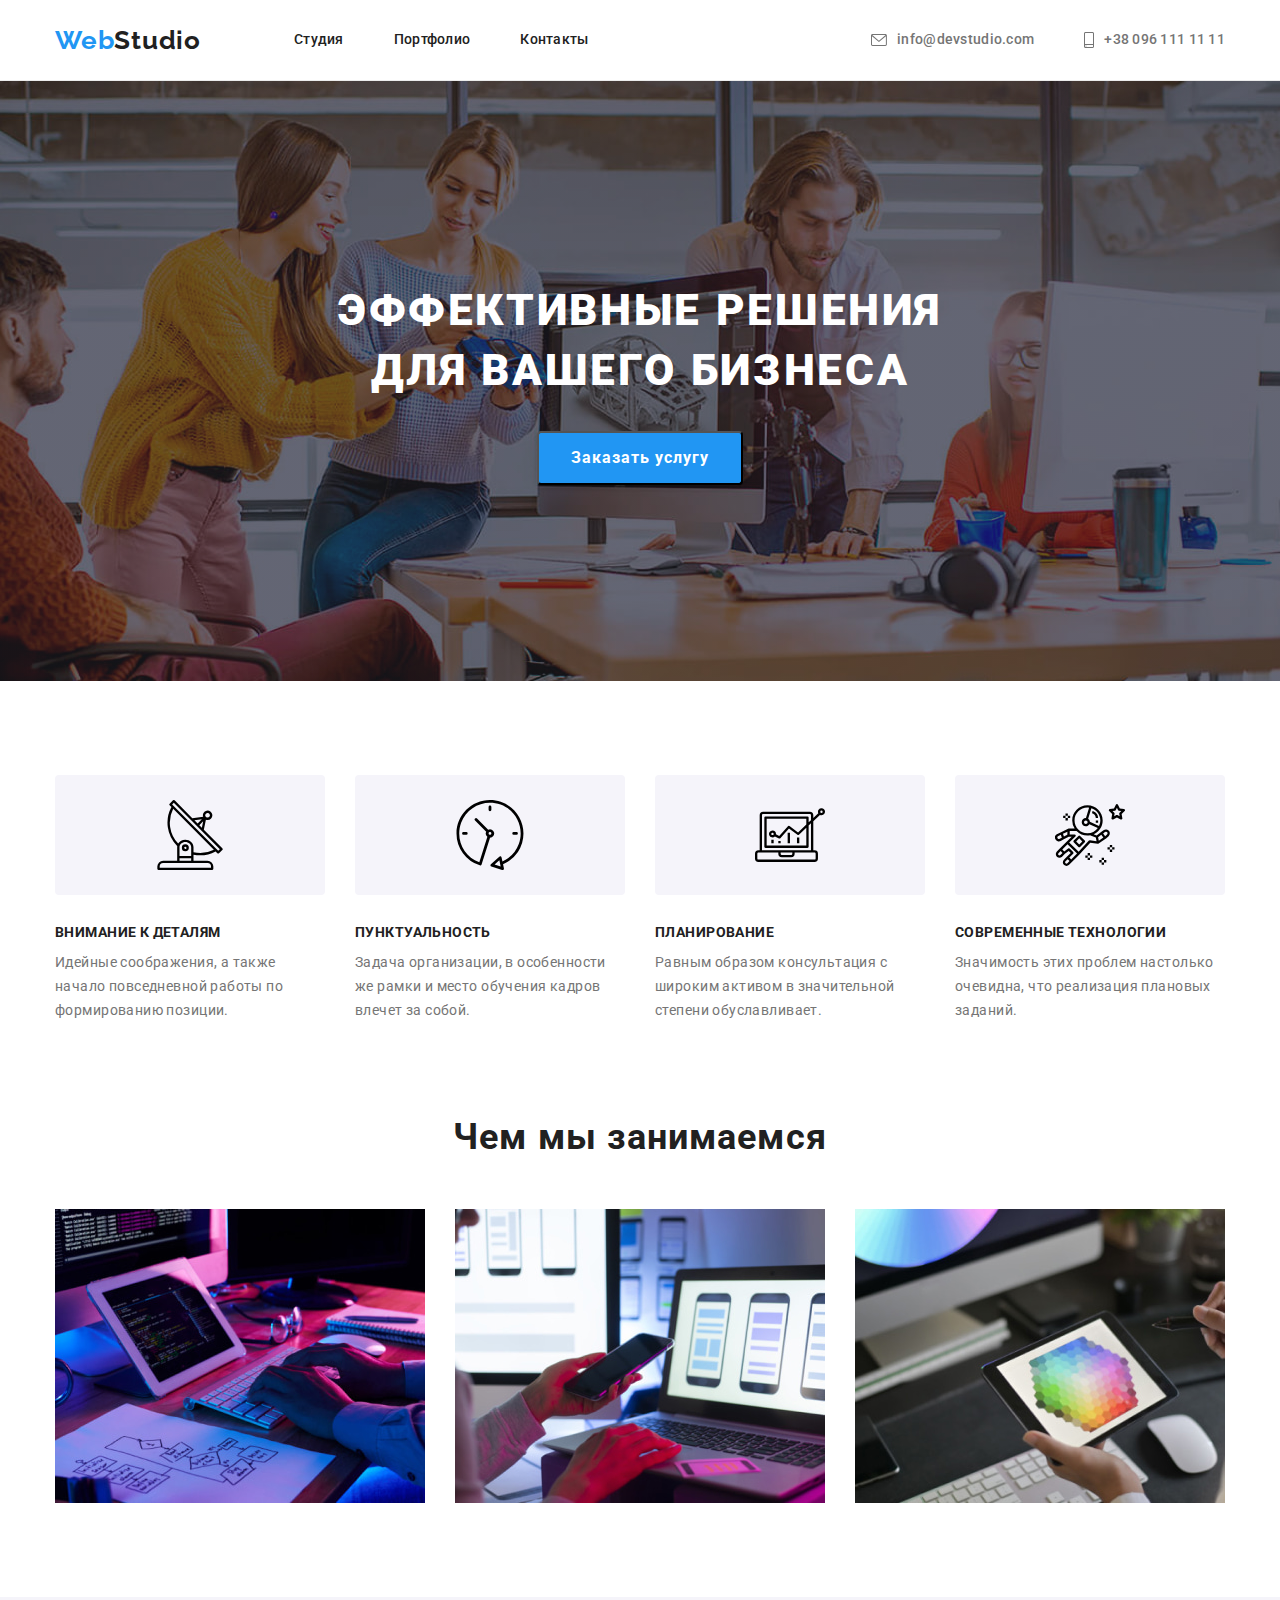
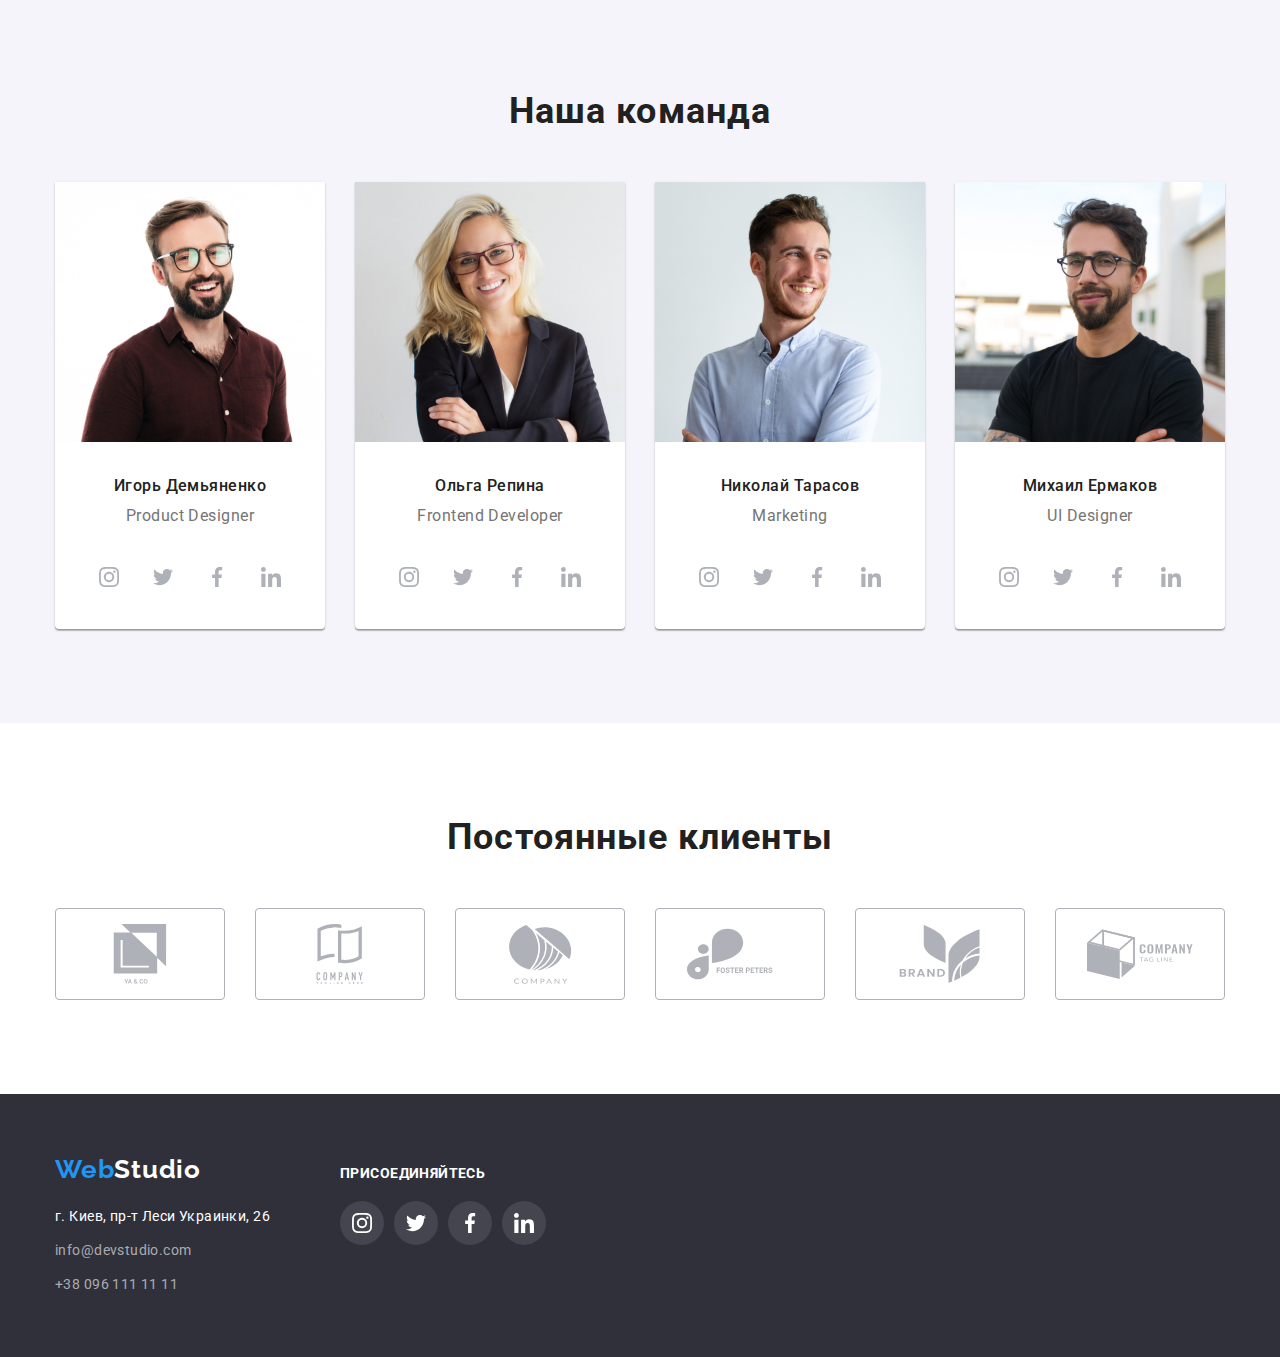
<file: index.html>
<!DOCTYPE html>
<html lang="ru">
<head>
    <meta charset="UTF-8">
    <meta http-equiv="X-UA-Compatible" content="IE=edge">
    <meta name="viewport" content="width=device-width, initial-scale=1.0">
    <title>Document</title>
    <link rel="preconnect" href="https://fonts.gstatic.com" crossorigin> 
    <link href="https://fonts.googleapis.com/css2?family=Raleway:wght@700&family=Roboto:wght@400;500;700;900&display=swap" rel="stylesheet">
    <link rel="stylesheet" href="https://cdnjs.cloudflare.com/ajax/libs/modern-normalize/1.0.0/modern-normalize.min.css"/>
    <link rel="stylesheet" href="./css/style.css" />
</head>
<body>
    <header class="header">
        <div class="container header-container">
        <a class="logo link" href="./index.html"><span class="logo-primary">Web</span>Studio</a>
        <nav class="nav">
            <ul class="nav-list list">
                <li class="nav-item">
                    <a class="nav-link link" href="./index.html">Студия</a>
                </li>
                <li class="nav-item">
                    <a class="nav-link link" href="./portfolio.html">Портфолио</a>
                </li>
                <li class="nav-item">
                    <a class="nav-link link" href="">Контакты</a>
                </li>
            </ul>
        </nav>
        <ul class="header-contact list">
            <li class="contact-container">
                <a class="contact-link link" href="mailto:info@devstudio.com">
                    <svg class="contact-icon" width="16px" height="12px">
                        <use href="./images/icons.svg#icon-Envelope"></use>
                    </svg>
                    info@devstudio.com 
                </a>
            </li>
            <li class="contact-container">
                <a class="contact-link link" href="tel:+380961111111">
                    <svg class="contact-icon" width="10px" height="16px">
                        <use href="./images/icons.svg#icon-Smartphone"></use>
                    </svg>
                    +38 096 111 11 11
                </a>
            </li>
        </ul>
        </div>
    </header>
    <main>
        <section class="hero overlay">
            <div class="container"> 
                <h1 class="hero-title">Эффективные решения <br>
                    для вашего бизнеса</h1>
                <button class="hero-btn" type="button">Заказать услугу</button>
            </div>
        </section>
        <section class="section features">
            <div class="container"> 
                <h2 class="features-title">Наши преимущества</h2>
                <ul class="features-list list">
                <li class="features-item">
                    <div class="features-icon">
                    <svg class="icon-Antenna" width="70px" height="70px">
                        <use href="./images/icons.svg#icon-Antenna"></use>
                    </svg>
                    </div>
                    <h3 class="features-subtitle">Внимание к деталям</h3>
                    <p class="features-descr">Идейные соображения, а также начало повседневной работы по формированию позиции.</p>
                </li>
                <li class="features-item">
                    <div class="features-icon">
                        <svg class="icon-Antenna" width="70px" height="70px">
                            <use href="./images/icons.svg#icon-Clock"></use>
                        </svg>
                    </div>
                    <h3 class="features-subtitle">Пунктуальность</h3>
                    <p class="features-descr">Задача организации, в особенности же рамки и место обучения кадров влечет за собой.</p>
                </li>
                <li class="features-item">
                    <div class="features-icon">
                        <svg class="icon-Antenna" width="70px" height="70px">
                            <use href="./images/icons.svg#icon-Diagram"></use>
                        </svg>
                    </div>
                    <h3 class="features-subtitle">Планирование</h3>
                    <p class="features-descr">Равным образом консультация с широким активом в значительной степени обуславливает.</p>
                </li>
                <li class="features-item">
                    <div class="features-icon">
                        <svg class="icon-Antenna" width="70px" height="70px">
                            <use href="./images/icons.svg#icon-Astronaut"></use>
                        </svg>
                    </div>
                    <h3 class="features-subtitle">Современные технологии</h3>
                    <p class="features-descr">Значимость этих проблем настолько очевидна, что реализация плановых заданий.</p>
                </li>
            </ul>
            </div>
        </section>
        <section class="section about">
            <div class="container">
            <h2 class="about-title">Чем мы занимаемся</h2>
            <ul class="about-list list">
                <li class="about-item">
                    <img class="img" src="./images/imd1.jpg" alt="программист за работой" width="370" height="294"/>
                </li>
                <li class="about-item">
                    <img class="img" src="./images/img2.jpg" alt="телефон и ноутбук" width="370" height="294"/> 
                </li>
                <li class="about-item">
                    <img class="img" src="./images/img3.jpg" alt="графический планшет" width="370" height="294" />
                </li>
            </ul>
            </div>
        </section>
        <section class="section team">
            <div class="container">
            <h2 class="team-title">Наша команда</h2>
            <ul class="team-list list">
                <li class="team-item">
                    <img class="team-foto" src="./images/img4.jpg" alt="Игорь Демьяненко" width="270" height="260"/>
                    <div class="team-details">
                        <h3 class="team-name">Игорь Демьяненко</h3>
                        <p class="team-info" lang="en">Product Designer</p>
                        <ul class="team-icon list">
                            <li class="team-link">
                                <a class="team-link-icon" href="">
                                    <svg aria-label="Instagram" class="social-icons" width="20px" height="
                                    20px">
                                        <use href="./images/icons.svg#icon-Instagram"></use>
                                    </svg>
                                </a>
                            </li>
                            <li class="team-link">
                                <a class="team-link-icon" href="">
                                    <svg aria-label="Twitter" class="social-icons" width="20px" height="
                                    20px">
                                        <use href="./images/icons.svg#icon-Twitter"></use>
                                    </svg>
                                </a>
                            </li>
                            <li class="team-link">
                                <a class="team-link-icon" href="">
                                    <svg aria-label="Facebook" class="social-icons" width="20px" height="
                                    20px">
                                        <use href="./images/icons.svg#icon-Facebook"></use>
                                    </svg>
                                </a>
                            </li>
                            <li class="team-link">
                                <a class="team-link-icon" href="">
                                    <svg aria-label="Linkedin" class="social-icons" width="20px" height="
                                    20px">
                                        <use href="./images/icons.svg#icon-Linkedin"></use>
                                    </svg>
                                </a>
                            </li>
                        </ul>
                    </div>                 
                </li>
                <li class="team-item">
                    <img class="team-foto" src="./images/img5.jpg" alt="Ольга Репина" width="270" height="260"/>
                    <div class="team-details">
                        <h3 class="team-name">Ольга Репина</h3>
                        <p class="team-info" lang="en">Frontend Developer</p>
                        <ul class="team-icon list">
                            <li class="team-link">
                                <a class="team-link-icon" href="">
                                    <svg aria-label="Instagram" class="social-icons" width="20px" height="
                                    20px">
                                        <use href="./images/icons.svg#icon-Instagram"></use>
                                    </svg>
                                </a>
                            </li>
                            <li class="team-link">
                                <a class="team-link-icon" href="">
                                    <svg aria-label="Twitter" class="social-icons" width="20px" height="
                                    20px">
                                        <use href="./images/icons.svg#icon-Twitter"></use>
                                    </svg>
                                </a>
                            </li>
                            <li class="team-link">
                                <a class="team-link-icon" href="">
                                    <svg aria-label="Facebook" class="social-icons" width="20px" height="
                                    20px">
                                        <use href="./images/icons.svg#icon-Facebook"></use>
                                    </svg>
                                </a>
                            </li>
                            <li class="team-link">
                                <a class="team-link-icon" href="">
                                    <svg aria-label="Linkedin" class="social-icons" width="20px" height="
                                    20px">
                                        <use href="./images/icons.svg#icon-Linkedin"></use>
                                    </svg>
                                </a>
                            </li>
                        </ul>
                    </div>                                    
                </li>
                <li class="team-item">
                    <img class="team-foto" src="./images/img6.jpg" alt="Николай Тарасов" width="270" height="260" />
                    <div class="team-details">
                        <h3 class="team-name">Николай Тарасов</h3>
                        <p class="team-info"lang="en">Marketing</p>
                        <ul class="team-icon list">
                            <li class="team-link">
                                <a class="team-link-icon" href="">
                                    <svg aria-label="Instagram" class="social-icons" width="20px" height="
                                    20px">
                                        <use href="./images/icons.svg#icon-Instagram"></use>
                                    </svg>
                                </a>
                            </li>
                            <li class="team-link">
                                <a class="team-link-icon" href="">
                                    <svg aria-label="Twitter" class="social-icons" width="20px" height="
                                    20px">
                                        <use href="./images/icons.svg#icon-Twitter"></use>
                                    </svg>
                                </a>
                            </li>
                            <li class="team-link">
                                <a class="team-link-icon" href="">
                                    <svg aria-label="Facebook" class="social-icons" width="20px" height="
                                    20px">
                                        <use href="./images/icons.svg#icon-Facebook"></use>
                                    </svg>
                                </a>
                            </li>
                            <li class="team-link">
                                <a class="team-link-icon" href="">
                                    <svg aria-label="Linkedin" class="social-icons" width="20px" height="
                                    20px">
                                        <use href="./images/icons.svg#icon-Linkedin"></use>
                                    </svg>
                                </a>
                            </li>
                        </ul>
                    </div>                    
                </li>
                <li class="team-item">
                    <img class="team-foto"src="./images/img7.jpg" alt="Михаил Ермаков" width="270" height="260"/>
                    <div class="team-details">
                        <h3 class="team-name">Михаил Ермаков</h3>
                        <p class="team-info" lang="en">UI Designer</p>
                        <ul class="team-icon list">
                            <li class="team-link">
                                <a class="team-link-icon" href="">
                                    <svg aria-label="Instagram" class="social-icons" width="20px" height="
                                    20px">
                                        <use href="./images/icons.svg#icon-Instagram"></use>
                                    </svg>
                                </a>
                            </li>
                            <li class="team-link">
                                <a class="team-link-icon" href="">
                                    <svg aria-label="Twitter" class="social-icons" width="20px" height="
                                    20px">
                                        <use href="./images/icons.svg#icon-Twitter"></use>
                                    </svg>
                                </a>
                            </li>
                            <li class="team-link">
                                <a class="team-link-icon" href="">
                                    <svg aria-label="Facebook" class="social-icons" width="20px" height="
                                    20px">
                                        <use href="./images/icons.svg#icon-Facebook"></use>
                                    </svg>
                                </a>
                            </li>
                            <li class="team-link">
                                <a class="team-link-icon" href="">
                                    <svg aria-label="Linkedin" class="social-icons" width="20px" height="
                                    20px">
                                        <use href="./images/icons.svg#icon-Linkedin"></use>
                                    </svg>
                                </a>
                            </li>
                        </ul>
                    </div>                 
                </li>
            </ul>
            </div>
        </section>
        <section class="clients section">
            <div class="container">
                <h2 class="clients-title">Постоянные клиенты</h2>
                <ul class="clients-list list">
                    <li class="clients-item">
                        <a class="clients-link" href="">
                            <svg class="client-icon" width="106px" height="60px">
                                <use href="./images/icons.svg#icon-Company-1"></use>
                            </svg>
                        </a>
                    </li>
                    <li class="clients-item">
                        <a class="clients-link" href="">
                            <svg class="client-icon" width="106px" height="60px">
                                <use href="./images/icons.svg#icon-Company-2"></use>
                            </svg>
                        </a>
                    </li>
                    <li class="clients-item">
                        <a class="clients-link" href="">
                            <svg class="client-icon" width="106px" height="60px">
                                <use href="./images/icons.svg#icon-Company-3"></use>
                            </svg>
                        </a>
                    </li>
                    <li class="clients-item">
                        <a class="clients-link" href="">
                            <svg class="client-icon" width="106px" height="60px">
                                <use href="./images/icons.svg#icon-Company-4"></use>
                            </svg>
                        </a>
                    </li>
                    <li class="clients-item">
                        <a class="clients-link" href="">
                            <svg class="client-icon" width="106px" height="60px">
                                <use href="./images/icons.svg#icon-Company-5"></use>
                            </svg>
                        </a>
                    </li>
                    <li class="clients-item">
                        <a class="clients-link" href="">
                            <svg class="client-icon" width="106px" height="60px">
                                <use href="./images/icons.svg#icon-Company-6"></use>
                            </svg>
                        </a>
                    </li>
                </ul>
            </div>
        </section>
    </main>
    <footer class="section footer">
        <div class="container footer-container">
        <div class="footer-wrapper">
        <a class="footer-logo link" href="./index.html">Web<span class="logo-secondary">Studio</span></a>
        <address class="address">
            <ul class="adress-list list">
                <li class="adress-item"><a class="link map" href="https://goo.gl/maps/4AAbKkRMMYhUrbmD7" target="_blank">г. Киев, пр-т Леси Украинки, 26</a></li>
                <li class="adress-item"><a class="link mail" href="mailto:info@devstudio.com">info@devstudio.com</a></li>
                <li class="adress-item"><a class="link phone" href="tel:+380961111111">+38 096 111 11 11</a></li>
            </ul>
        </div>
        </address>
        <div class="join-us-wrapper">
            <p class="join-us">присоединяйтесь</p>
            <ul class="social-media-list list">
                <li class="social-media-item">
                    <a class="social-media-link" href="">
                        <svg aria-label="Instagram" class="Instagram-link" width="20px" height="
                        20px">
                            <use href="./images/icons.svg#icon-Instagram"></use>
                        </svg>
                    </a>
                </li>
                <li class="social-media-item">
                    <a class="social-media-link" href="">
                        <svg aria-label="Twitter" class="Twitter-link" width="20px" height="
                        20px">
                            <use href="./images/icons.svg#icon-Twitter"></use>
                        </svg>
                    </a>
                </li>
                <li class="social-media-item">
                    <a class="social-media-link" href="">
                        <svg aria-label="Facebook" class="Facebook-link" width="20px" height="
                        20px">
                            <use href="./images/icons.svg#icon-Facebook"></use>
                        </svg>
                    </a>
                </li>
                <li class="social-media-item">
                    <a class="social-media-link" href="">
                        <svg aria-label="Linkedin" class="Linkedin-link" width="20px" height="
                        20px">
                            <use href="./images/icons.svg#icon-Linkedin"></use>
                        </svg>
                    </a>
                </li>
            </ul>  
        </div>               
        </div>
       </footer>
</body>
</html>
</file>
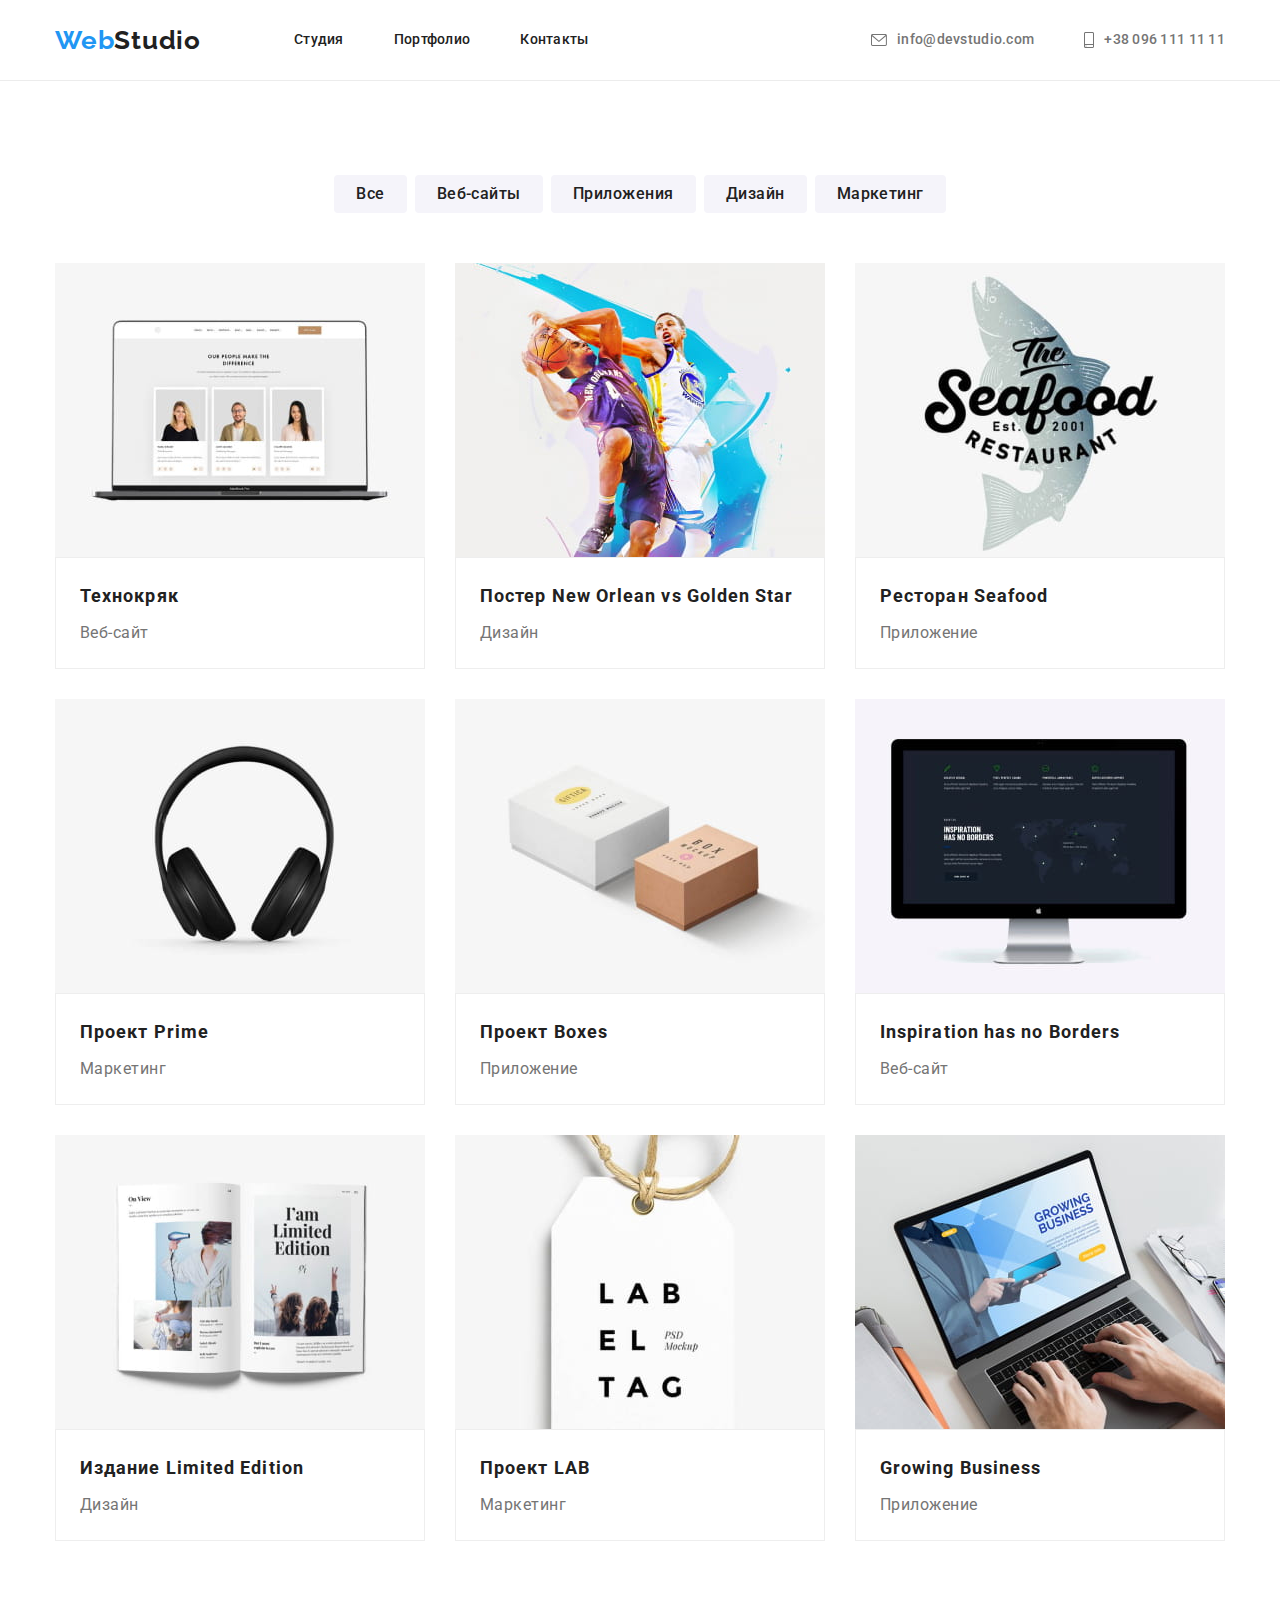
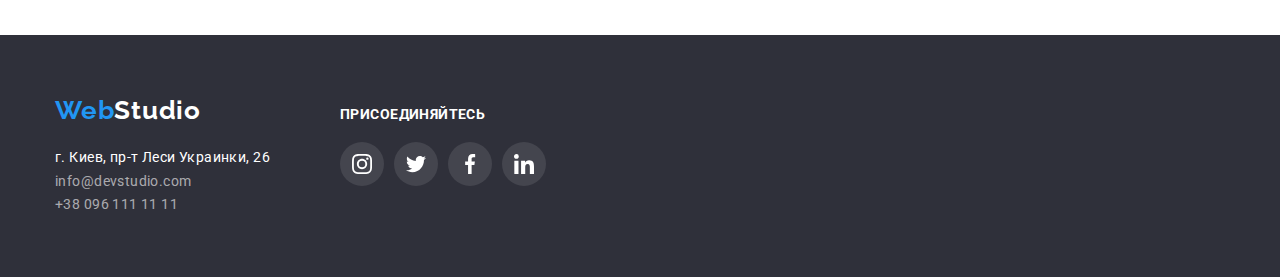
<file: portfolio.html>
<!DOCTYPE html>
<html lang="ru">
<head>
    <meta charset="UTF-8">
    <meta http-equiv="X-UA-Compatible" content="IE=edge">
    <meta name="viewport" content="width=device-width, initial-scale=1.0">
    <title>Portfolio</title>
    <link rel="preconnect" href="https://fonts.gstatic.com" crossorigin> 
    <link href="https://fonts.googleapis.com/css2?family=Raleway:wght@700&family=Roboto:wght@400;500;700;900&display=swap" rel="stylesheet">
    <link rel="stylesheet" href="https://cdnjs.cloudflare.com/ajax/libs/modern-normalize/1.0.0/modern-normalize.min.css"/>
    <link rel="stylesheet" href="./css/style.css">
</head>
<body>
    <header class="header">
        <div class="container header-container portfolio-header">
        <a class="logo link" href="./index.html"><span class="logo-primary">Web</span>Studio</a>
        <nav class="nav">
            <ul class="nav-list list">
                <li class="nav-item">
                    <a class="nav-link link" href="./index.html">Студия</a>
                </li>
                <li class="nav-item">
                    <a class="nav-link link" href="./portfolio.html">Портфолио</a>
                </li>
                <li class="nav-item">
                    <a class="nav-link link" href="">Контакты</a>
                </li>
            </ul>
        </nav>
        <ul class="header-contact list">
            <li class="contact-container">
                <a class="contact-link link" href="mailto:info@devstudio.com">
                    <svg class="contact-icon" width="16px" height="12px">
                        <use href="./images/icons.svg#icon-Envelope"></use>
                    </svg>
                    info@devstudio.com
                </a>
            </li>
            <li class="contact-container">
                <a class="contact-link link" href="tel:+380961111111">
                    <svg class="contact-icon" width="10px" height="16px">
                        <use href="./images/icons.svg#icon-Smartphone"></use>
                    </svg>
                    +38 096 111 11 11
                </a>
            </li>
        </ul>
        </div>
    </header>
    <main>
        <section class="section wrapper" >
            <div class="container">
            <h1 class="main-title">Портфолио</h1>
            <ul class="list pagination">
                <li class="paganation-item"><button class="pagination-btn" type="button">Все</button></li>
                <li class="paganation-item"><button class="pagination-btn" type="button">Веб-сайты</button></li>
                <li class="paganation-item"><button class="pagination-btn" type="button">Приложения</button></li>
                <li class="paganation-item"><button class="pagination-btn" type="button">Дизайн</button></li>
                <li class="paganation-item"><button class="pagination-btn" type="button">Маркетинг</button></li>
            </ul>
            <ul class="list project-list">
                <li class="project-item">
                    <a class="project-item-link">
                        <img class="project-img" src="./images/technok.jpg" alt="Ноутбук"  width="370" height="294"/>
                        <div class="project-details">
                            <h2 class="project-name">Технокряк</h2>
                            <p class="project-category" href="">Веб-сайт</p>
                        </div>
                    </a>                       
                </li>
                <li class="project-item">
                    <a class="project-item-link">
                        <img class="project-img" src="./images/neworlean.jpg" alt="Баскетболисты"  width="370" height="294"/>
                        <div class="project-details">
                            <h2 class="project-name">Постер New Orlean vs Golden Star</h2>
                            <p  class="project-category" href="">Дизайн</p>
                        </div>  
                    </a>                      
                </li>
                <li class="project-item">
                    <a class="project-item-link">
                        <img class="project-img" src="./images/seafood.jpg" alt="Логотип компании"  width="370" height="294"/>
                        <div class="project-details">
                            <h2 class="project-name">Ресторан Seafood</h2>
                             <p  class="project-category" href="">Приложение</p>
                        </div> 
                    </a>
                </li>
                <li class="project-item">
                    <a class="project-item-link">
                        <img class="project-img" src="./images/prime.jpg" alt="Наушники"  width="370" height="294"/>
                        <div class="project-details">
                            <h2 class="project-name">Проект Prime</h2>
                            <p class="project-category" href="">Маркетинг</p>
                        </div> 
                    </a>                      
                </li>
                <li class="project-item">
                    <a class="project-item-link">
                        <img class="project-img" src="./images/boxes.jpg" alt="Коробки"  width="370" height="294"/>
                        <div class="project-details">
                            <h2 class="project-name">Проект Boxes</h2>
                            <p class="project-category" href="">Приложение</p>
                        </div>
                    </a>                     
                </li>
                <li class="project-item">
                    <a class="project-item-link">
                        <img class="project-img" src="./images/inspiration.jpg" alt="Монитор компьютера"  width="370" height="294"/>
                        <div class="project-details">
                             <h2 class="project-name">Inspiration has no Borders</h2>
                             <p class="project-category" href="">Веб-сайт</p>     
                        </div>
                    </a>    
                </li>
                <li class="project-item">
                    <a class="project-item-link">
                        <img class="project-img" src="./images/limitededition.jpg" alt="Журнал"  width="370" height="294"/>
                        <div class="project-details">
                            <h2 class="project-name">Издание Limited Edition</h2>
                            <p class="project-category" href="">Дизайн</p>
                        </div>
                    </a>                      
                </li>
                <li class="project-item">
                    <a class="project-item-link">
                        <img class="project-img" src="./images/lab.jpg" alt="Бирка с логотипом компании"  width="370" height="294"/>
                        <div class="project-details">
                            <h2 class="project-name">Проект LAB</h2>
                            <p class="project-category" href="">Маркетинг</p>
                        </div> 
                    </a>                      
                </li>
                <li class="project-item">
                    <a class="project-item-link">
                        <img class="project-img" src="./images/growing.jpg" alt="Ноутбук"  width="370" height="294"/>
                        <div class="project-details">
                            <h2 class="project-name">Growing Business</h2>
                            <p class="project-category" href="">Приложение</p>
                        </div>
                    </a>   
                </li>
            </ul>
            </div>
        </section>
    </main>
    <footer class="section footer">
        <div class="container footer-container">
        <div class="footer-wrapper">
        <a class="footer-logo link" href="./index.html">Web<span class="logo-secondary">Studio</span></a>
        <address class="address">
            <ul class="adress-list list">
                <li><a class="link map" href="https://goo.gl/maps/4AAbKkRMMYhUrbmD7" target="_blank">г. Киев, пр-т Леси Украинки, 26</a></li>
                <li><a class="link mail" href="mailto:info@devstudio.com">info@devstudio.com</a></li>
                <li><a class="link phone" href="tel:+380961111111">+38 096 111 11 11</a></li>
            </ul>
        </div>
        </address>
        <div class="join-us-wrapper">
            <p class="join-us">присоединяйтесь</p>
            <ul class="social-media-list list">
                <li class="social-media-item">
                    <a class="social-media-link" href="">
                        <svg aria-label="Instagram" class="Instagram-link" width="20px" height="
                        20px">
                            <use href="./images/icons.svg#icon-Instagram"></use>
                        </svg>
                    </a>
                </li>
                <li class="social-media-item">
                    <a class="social-media-link" href="">
                        <svg aria-label="Twitter" class="Twitter-link" width="20px" height="
                        20px">
                            <use href="./images/icons.svg#icon-Twitter"></use>
                        </svg>
                    </a>
                </li>
                <li class="social-media-item">
                    <a class="social-media-link" href="">
                        <svg aria-label="Facebook" class="Facebook-link" width="20px" height="
                        20px">
                            <use href="./images/icons.svg#icon-Facebook"></use>
                        </svg>
                    </a>
                </li>
                <li class="social-media-item">
                    <a class="social-media-link" href="">
                        <svg aria-label="Linkedin" class="Linkedin-link" width="20px" height="
                        20px">
                            <use href="./images/icons.svg#icon-Linkedin"></use>
                        </svg>
                    </a>
                </li>
            </ul>  
        </div>               
        </div>
       </footer>
</body>
</html>
</file>
<file: css/style.css>
:root{
     --main-font: "Roboto", sans-serif;
--secondary-font: "Raleway", sans-serif;


--bg-header:#FFFFFF;
--main-txt-mode-light: #212121;
--primary-txt-mode-light: #757575;
--secondary-txt-mode-light: #2196F3;


--bg-mode-dark:#2F303A;
--bg-button: #2196F3;
--main-txt-mode-dark:#FFFFFF;
--primary-txt-mode-dark:rgba(255, 255, 255, 0.6);
--secondary-txt-mode-dark: #2196F3;

--icon-main-color:#AFB1B8;
--icon-hover-color: #FFFFFF;
--bg-icon-hover-color:#2196F3;

}

body{
   font-family: var(--main-font);
}

h1, h2, h3, p {
    margin-top: 0;
    margin-bottom: 0;
}

.header{
    background-color: var(--bg-header);
    border-bottom: 1px solid #ECECEC;
    ;
}

.container{
    width: 1200px;
    padding-left: 15px;
    padding-right: 15px;
    margin-left: auto;
    margin-right: auto;
}


.header-container{
    display: flex;
    align-items: center;
}


.list{
    padding-left: 0;
    margin-top: 0;
    margin-bottom: 0;
    list-style: none;
   
}
.logo{
    margin-right: 93px;
}

.link{
    text-decoration: none;
}
.logo,
.footer-logo{
    font-family: var(--secondary-font);
    font-weight: 700;
    font-size: 26px;
    line-height: 1.19;
    /* identical to box height */
    letter-spacing: 0.03em;

    color: var(--main-txt-mode-light);
    
}
.logo-primary{
    color: var(--secondary-txt-mode-light);

}
.nav-list{
    display: flex;
    align-items: center;
}

.nav-item{
    margin-right: 50px;
}

.nav-item:last-child{
    margin-right: 0;
}

.nav-link,
.contact-link{
    display: block;
    padding: 32px 0;
    font-weight: 500;
    font-size: 14px;
    line-height: 1.14;
    letter-spacing: 0.02em;
    color: var(--main-txt-mode-light);    
}

.header-contact{
    display: flex;
    align-items: center;
    margin-left: auto;
}

.contact-container{
    margin-right: 50px;
}

.contact-container:last-child{
    margin-right: 0;
}

.contact-link{
    display: flex;
    align-items: center;
    color: var(--primary-txt-mode-light);
}

.contact-link:hover,
.clients-link:focus{
    color: var(--bg-icon-hover-color);
}

.contact-icon{
    fill: currentColor;
    margin-right: 10px;

}


.nav-link:hover,
.nav-link:focus,
.contact-link:hover,
.contact-link:focus{
    color: var(--secondary-txt-mode-light);
}

.hero{
    background-color: var(--bg-mode-dark);
    padding-bottom: 200px;
    padding-top: 200px;
}

.overlay{
    height: 600px;
    max-width: 1600px;
    margin-left: auto;
    margin-right: auto;
    background-image: linear-gradient(to right, rgba(47, 48, 58, 0.4), rgba(47, 48, 58, 0.4)), url('../images/hero-bg.jpg');
    background-size: cover;
    background-position: center;
    background-repeat: no-repeat;
}

.hero-title{
    margin-right: auto;
    margin-left: auto;
    margin-bottom: 30px;
    
    font-weight: 900;
    font-size: 44px;
    line-height: 1.36;
    text-align: center;
    letter-spacing: 0.06em;
    text-transform: uppercase;
    color: var(--main-txt-mode-dark);
}

.hero-btn{
    display: block;
    margin-right: auto;
    margin-left: auto;
    padding-top: 10px;
    padding-left: 32px;
    padding-right: 32px;
    padding-bottom: 10px;
    

    font-family: inherit;
    font-weight: 700;
    font-size: 16px;
    line-height: 1.87;
    align-items: center;
    text-align: center;
    letter-spacing: 0.06em;

    color: var(--main-txt-mode-dark);
    background-color: var(--bg-button);
    box-shadow: 0px 4px 4px rgba(0, 0, 0, 0.15);
    border-radius: 4px;

    cursor: pointer;
}

.hero-btn:hover,
.hero-btn:focus{
    color: var(--main-txt-mode-dark);
    background-color: var(--bg-button);
} 

.section{
    padding: 94px 0;
}

.contact-icon-Envelope{
    display: inline-flex;
    align-items: center;
    content: "";
    width: 16px;
    height: 12px;
    margin-right: 10px;
    

}


.features-list{
    display: flex;
    justify-content: space-between;
}

.features-title,
.main-title{
    position: absolute;
    width: 1px;
    height: 1px;
    margin: -1px;
    border: 0;
    padding: 0;
    white-space: nowrap;
    clip-path: inset(100%);
    clip: rect(0 0 0 0);
    overflow: hidden;
}
.features-subtitle{
    margin-bottom: 10px;
    font-weight: 700;
    font-size: 14px;
    line-height: 1.14;
    letter-spacing: 0.03em;
    text-transform: uppercase;

    color: var(--main-txt-mode-light);
}

.features-item{
    margin-right: 30px;
}

.features-item:last-child{
    margin-right: 0;
}

/* .features-item::before{
    content: "";
    display: block;
    height: 120px;
    background-color: #F5F4FA;
    margin-bottom: 30px;
} */

.features-icon{
    width: 270px;
    height: 120px;
    background-color: #F5F4FA;
    border-radius: 4px;

    margin-bottom: 30px;
    display: inline-flex;
    justify-content: center;
    align-items: center;
   
}


.features-descr,
.map,
.mail,
.phone{
    font-size: 14px;
    line-height: 1.71;
    /* or 171% */
    letter-spacing: 0.03em;

    color: var(--primary-txt-mode-light);
}

.about-title,
.team-title,
.clients-title{
    font-weight: 700;
    font-size: 36px;
    line-height: 1.16;
    text-align: center;
    letter-spacing: 0.03em;

    color: var(--main-txt-mode-light);
}

.about{
    padding-top: 0;
}

.about-title{
    margin-bottom: 50px;

}

.about-list{
    display: flex;
    justify-content: space-between;
}

.about-item{
    margin-right: 30px;
}

.img{
    display: block;
    width: 100%;
    height: auto;
}

.about-item:last-child{
    margin-right: 0;
}

.team{
    background-color: #F5F4FA;

}

.team-title{
    margin-bottom: 50px;
}

.team-list{
    display: flex;
}

.team-item{
    margin-right: 30px;
    background-color: #FFFFFF;
    box-shadow: 0px 1px 3px rgba(0, 0, 0, 0.12), 0px 1px 1px rgba(0, 0, 0, 0.14), 0px 2px 1px rgba(0, 0, 0, 0.2);
    border-radius: 0px 0px 4px 4px;
}

.team-item:last-child{
    margin-right: 0;
}

.team-details{
    padding-top: 30px;
    padding-bottom: 30px;
}

.team-name{
    margin-bottom: 10px;
    font-weight: 500;
    font-size: 16px;
    line-height: 1.18;
    letter-spacing: 0.03em;
    text-align: center;

    color: var(--main-txt-mode-light);
}

.team-info{
    font-size: 16px;
    line-height: 19px;
    /* identical to box height */
    text-align: center;
    letter-spacing: 0.03em;
    
    margin-bottom: 30px;

    color: var(--primary-txt-mode-light);

}



.team-icon{
    display: flex;
    justify-content: center;
    
}

.team-link{
    width: 44px;
    height: 44px;

    margin-right: 10px;
    
}

.team-link:last-child{
    margin-right: 0;
}


.team-link-icon{
    width: 100%;
    height: 100%;

    display: flex;
    justify-content: center;
    align-items: center;
    color: var(--icon-main-color);
   
}

.team-link-icon:hover,
.team-link-icon:focus{
    background-color: var(--bg-icon-hover-color);
    color: var(--main-txt-mode-dark);
    border-radius: 50%;
}

.social-icons{
    fill: currentColor;
}  


.clients-title{
    margin-bottom: 50px;

}

.clients-list{
    display: flex;
    justify-content: center;

}

.clients-item{
    margin-right: 30px;
}

.clients-item:last-child{
    margin-right: 0;
}

.clients-link{
    display: flex;
    justify-content: center;
    align-items: center;

    width: 170px;
    height: 92px;
    border: 1px solid var(--icon-main-color);
    box-sizing: border-box;
    border-radius: 4px;
    fill: var(--icon-main-color)
    
}

.clients-link:hover,
.clients-link:focus{
    fill: var(--bg-icon-hover-color);
    border-color: var(--bg-icon-hover-color);
}



.footer{
    padding-top: 60px;
    padding-bottom: 60px;

    background-color: var(--bg-mode-dark);
}

.footer-container{
    align-items: baseline;
}


.address{
    font-style: normal;
}
.adress-item{
    margin-bottom: 10px;
}

.adress-item:last-child{
    margin: 0;
}


.footer-logo{
    display: block;
    margin-bottom: 20px;

    color: var(--secondary-txt-mode-dark);
}
.logo-secondary{
    color: var(--main-txt-mode-dark);
}
.map{
    color: var(--main-txt-mode-dark);
}
.mail,
.phone{
 color: var(--primary-txt-mode-dark);
 
}

.map:hover,
.map:focus,
.mail:hover,
.mail:focus,
.phone:hover,
.phone:focus{
    color: var(--secondary-txt-mode-dark);
}

.pagination{
    display: flex;
    justify-content: center;
    margin-bottom: 50px;
}
.paganation-item{
    margin-right: 8px;
}


.paganation-item:last-child{
    margin-right: 0;
}


.pagination-btn{
padding-left: 22px;
padding-top: 6px;
padding-right: 22px;
padding-bottom: 6px;


border: transparent;
border-radius: 4px;
font-weight: 500;
font-size: 16px;
line-height: 1.62;
text-align: center;
letter-spacing: 0.03em;

color: var(--main-txt-mode-light);
background-color: #F5F4FA;
cursor: pointer;
}


.pagination-btn:hover,
.pagination-btn:focus{
    color: var(--main-txt-mode-dark);
    background-color: var(--bg-button);
    box-shadow: 0px 3px 1px rgba(0, 0, 0, 0.1), 0px 1px 2px rgba(0, 0, 0, 0.08), 0px 2px 2px rgba(0, 0, 0, 0.12);
}

.project-list{
    display: flex;
    flex-wrap: wrap;
}

.project-item{
    margin-right: 30px;
    margin-bottom: 30px;
   
}

.project-item:nth-child(3n){
    margin-right: 0;
}

.project-item:nth-last-child(-n+3){
    margin-bottom: 0;
}

.project-item-link{
    display: block;
}

.project-item-link:hover,
.project-item-link:focus{
    box-shadow: 0px 1px 1px rgba(0, 0, 0, 0.12), 0px 4px 4px rgba(0, 0, 0, 0.06), 1px 4px 6px rgba(0, 0, 0, 0.16);
}

.project-img{
    display: block;
}

.project-details{
    padding-left: 24px;
    padding-right: 24px;
    padding-top: 20px;
    padding-bottom: 20px;

    background: #FFFFFF;
    border: 1px solid #EEEEEE; 
}

.project-name{
    margin-bottom: 4px;
    font-weight: 700;
    font-size: 18px;
    line-height: 2;
    letter-spacing: 0.06em;
    color: var(--main-txt-mode-light);
}

.project-category{
    line-height: 1.87;
    letter-spacing: 0.03em;
    color: var(--primary-txt-mode-light);
}

.project-category:hover,
.project-category:focus{
    color: var(--primary-txt-mode-light);
}

.footer-container{
    display: flex;
}

.footer-wrapper{
    margin-right: 70px;
}


.join-us{
    font-size: 14px;
    line-height: 16px;
    font-weight: 700;
    letter-spacing: 0.03em;
    text-transform: uppercase;
    color: var(--main-txt-mode-dark);

    margin-bottom: 20px; 

}
.social-media-list{
    display: flex;
    
}

.social-media-item{
    width: 44px;
    height: 44px;

    margin-right: 10px;
}

.social-media-item:last-child{
    margin-right: 0;
}


.social-media-link{
    width: 100%;
    height: 100%;
    display: flex;
    justify-content: center;
    align-items: center;

    fill: var(--main-txt-mode-dark);
    background-color: rgba(255, 255, 255, 0.1);
    border-radius: 50%;
}

.social-media-link:hover,
.social-media-link:focus{
    background-color: var(--bg-icon-hover-color);
}
</file>
